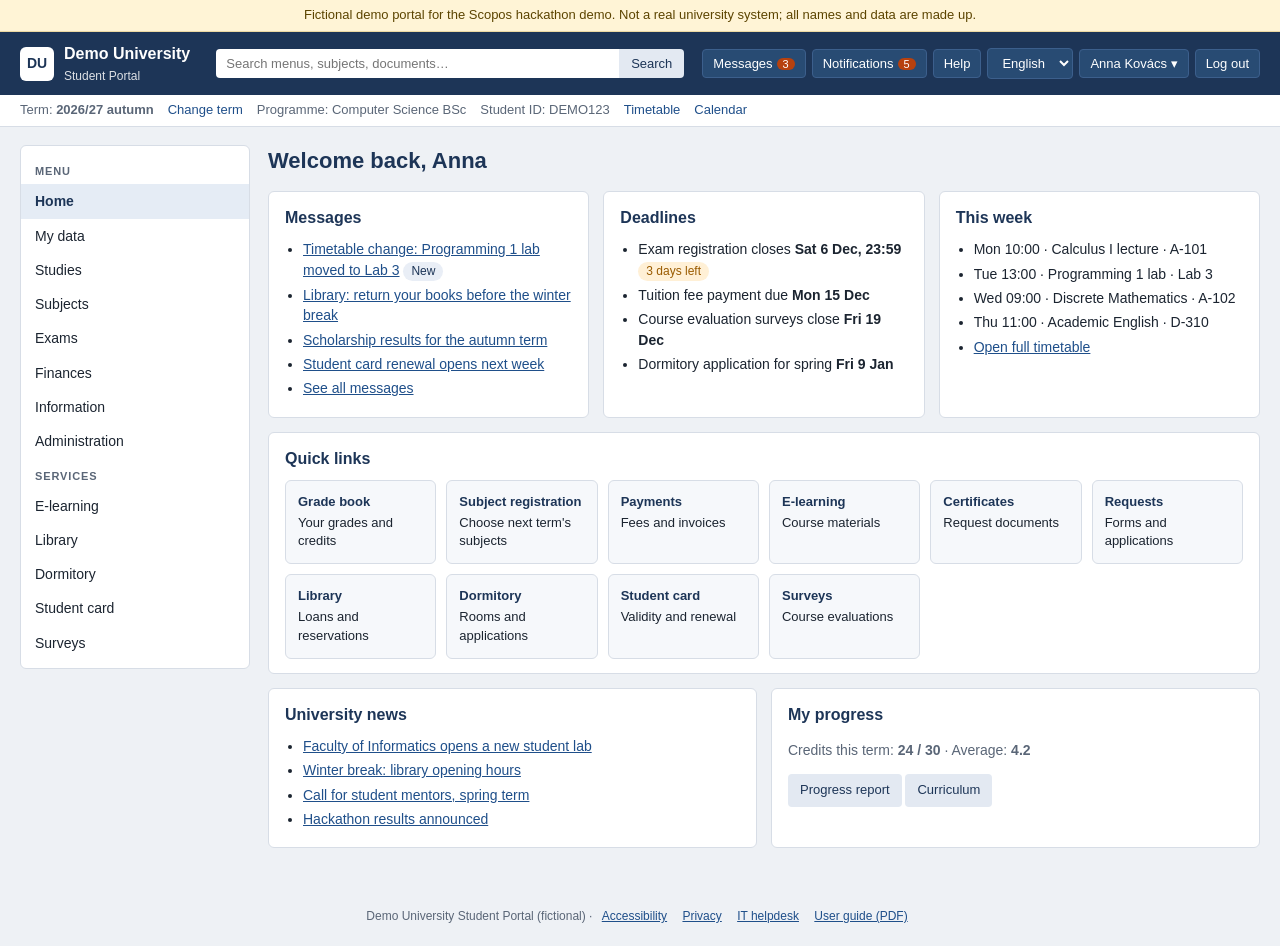
<file: demo-portal/public/index.html>
<!doctype html>
<html lang="en">
<head>
<meta charset="utf-8">
<meta name="viewport" content="width=device-width, initial-scale=1">
<title>Home · Demo University Student Portal</title>
<link rel="stylesheet" href="style.css">
</head>
<body data-section="Home">
<div class="layout">
  <main>
    <h1>Welcome back, Anna</h1>
    <div class="grid">
      <section class="card">
        <h2 class="section">Messages</h2>
        <ul>
          <li><a href="page.html?p=Message">Timetable change: Programming 1 lab moved to Lab 3</a> <span class="pill">New</span></li>
          <li><a href="page.html?p=Message">Library: return your books before the winter break</a></li>
          <li><a href="page.html?p=Message">Scholarship results for the autumn term</a></li>
          <li><a href="page.html?p=Message">Student card renewal opens next week</a></li>
          <li><a href="page.html?p=Messages">See all messages</a></li>
        </ul>
      </section>
      <section class="card">
        <h2 class="section">Deadlines</h2>
        <ul>
          <li>Exam registration closes <b>Sat 6 Dec, 23:59</b> <span class="pill warn">3 days left</span></li>
          <li>Tuition fee payment due <b>Mon 15 Dec</b></li>
          <li>Course evaluation surveys close <b>Fri 19 Dec</b></li>
          <li>Dormitory application for spring <b>Fri 9 Jan</b></li>
        </ul>
      </section>
      <section class="card">
        <h2 class="section">This week</h2>
        <ul>
          <li>Mon 10:00 · Calculus I lecture · A-101</li>
          <li>Tue 13:00 · Programming 1 lab · Lab 3</li>
          <li>Wed 09:00 · Discrete Mathematics · A-102</li>
          <li>Thu 11:00 · Academic English · D-310</li>
          <li><a href="page.html?p=Timetable">Open full timetable</a></li>
        </ul>
      </section>
    </div>

    <section class="card" style="margin-top:14px">
      <h2 class="section">Quick links</h2>
      <div class="tiles">
        <a href="page.html?p=Grade%20book"><b>Grade book</b>Your grades and credits</a>
        <a href="page.html?p=Register%20for%20subjects"><b>Subject registration</b>Choose next term's subjects</a>
        <a href="page.html?p=Payments"><b>Payments</b>Fees and invoices</a>
        <a href="page.html?p=E-learning"><b>E-learning</b>Course materials</a>
        <a href="page.html?p=Certificates"><b>Certificates</b>Request documents</a>
        <a href="page.html?p=Requests"><b>Requests</b>Forms and applications</a>
        <a href="page.html?p=Library"><b>Library</b>Loans and reservations</a>
        <a href="page.html?p=Dormitory"><b>Dormitory</b>Rooms and applications</a>
        <a href="page.html?p=Student%20card"><b>Student card</b>Validity and renewal</a>
        <a href="page.html?p=Surveys"><b>Surveys</b>Course evaluations</a>
      </div>
    </section>

    <div class="grid" style="margin-top:14px">
      <section class="card">
        <h2 class="section">University news</h2>
        <ul>
          <li><a href="page.html?p=News">Faculty of Informatics opens a new student lab</a></li>
          <li><a href="page.html?p=News">Winter break: library opening hours</a></li>
          <li><a href="page.html?p=News">Call for student mentors, spring term</a></li>
          <li><a href="page.html?p=News">Hackathon results announced</a></li>
        </ul>
      </section>
      <section class="card">
        <h2 class="section">My progress</h2>
        <p class="muted">Credits this term: <b>24 / 30</b> · Average: <b>4.2</b></p>
        <a class="btn secondary" href="page.html?p=Progress%20report">Progress report</a>
        <a class="btn secondary" href="page.html?p=Curriculum">Curriculum</a>
      </section>
    </div>
  </main>
</div>
<script src="app.js"></script>
</body>
</html>
</file>
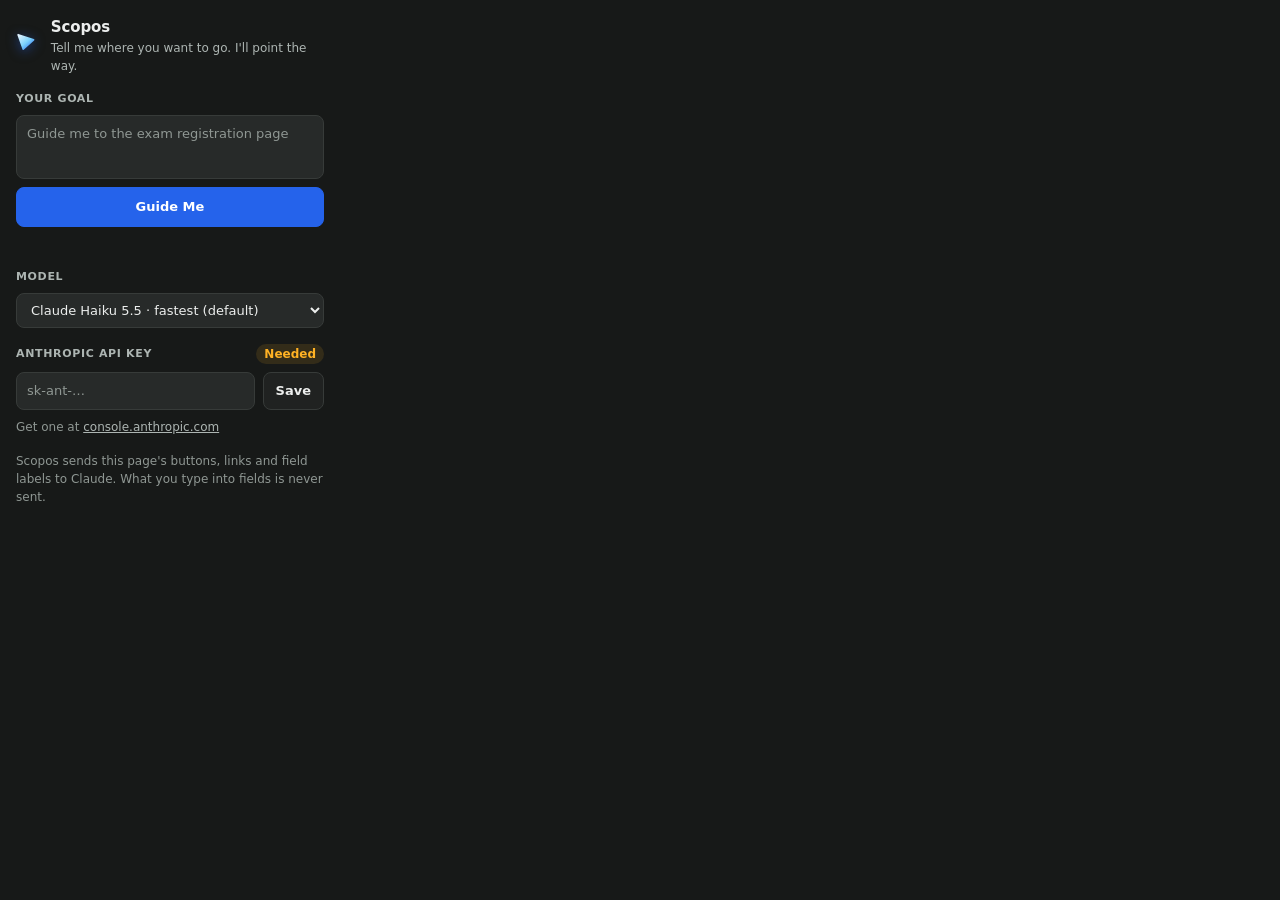
<file: chrome-extension/popup.html>
<!doctype html>
<html lang="en">
<head>
<meta charset="utf-8">
<title>Scopos</title>
<style>
  :root {
    --bg: #171918;
    --raised: #202221;
    --field: #272a29;
    --border: #373b39;
    --ink: #eceeed;
    --muted: #adb5b2;
    --faint: #8f9793;
    --accent: #2563eb;
    --accent-hover: #1d4ed8;
    --ok: #34d399;
    --warn: #ffb224;
    --danger: #f87171;
    color-scheme: dark;
  }
  * { box-sizing: border-box; margin: 0; }
  body {
    width: 340px;
    background: var(--bg);
    color: var(--ink);
    font: 13px/1.5 system-ui, -apple-system, "Segoe UI", Roboto, sans-serif;
  }
  main { display: flex; flex-direction: column; gap: 16px; padding: 16px; }

  header { display: flex; align-items: center; gap: 10px; }
  header svg { width: 26px; height: 26px; filter: drop-shadow(0 2px 6px rgba(37, 99, 235, 0.5)); }
  header h1 { font-size: 15px; font-weight: 700; letter-spacing: -0.01em; }
  header p { font-size: 12px; color: var(--muted); }

  section { display: flex; flex-direction: column; gap: 8px; }
  .row { display: flex; align-items: center; justify-content: space-between; gap: 8px; }
  label, .label { font-size: 11px; font-weight: 600; letter-spacing: 0.06em; text-transform: uppercase; color: var(--muted); }

  textarea, input, select {
    width: 100%;
    background: var(--field);
    color: var(--ink);
    border: 1px solid var(--border);
    border-radius: 8px;
    padding: 8px 10px;
    font: inherit;
  }
  textarea { resize: none; min-height: 64px; }
  textarea::placeholder, input::placeholder { color: var(--faint); }
  textarea:focus-visible, input:focus-visible, select:focus-visible, button:focus-visible {
    outline: 2px solid var(--accent);
    outline-offset: 1px;
  }

  button {
    border: 1px solid var(--border);
    background: var(--raised);
    color: var(--ink);
    border-radius: 8px;
    padding: 7px 12px;
    font: inherit;
    font-weight: 600;
    cursor: pointer;
    white-space: nowrap;
  }
  button:hover { background: var(--field); }
  button:disabled { opacity: 0.55; cursor: default; }
  .primary { background: var(--accent); border-color: var(--accent); color: #fff; padding: 9px 12px; }
  .primary:hover:not(:disabled) { background: var(--accent-hover); }
  .link { background: none; border: none; padding: 0; color: var(--muted); font-weight: 500; text-decoration: underline; }
  .link:hover { background: none; color: var(--ink); }

  .key-row { display: flex; gap: 8px; }
  .chip { font-size: 12px; font-weight: 600; padding: 1px 8px; border-radius: 99px; }
  .chip.ok { color: var(--ok); background: rgba(52, 211, 153, 0.12); }
  .chip.needed { color: var(--warn); background: rgba(255, 178, 36, 0.12); }

  .status { min-height: 18px; font-size: 12px; color: var(--muted); }
  .status.error { color: var(--danger); }
  .hint { font-size: 12px; color: var(--faint); }
  .hint a { color: var(--muted); }
  [hidden] { display: none !important; }
</style>
</head>
<body>
<main>
  <header>
    <svg viewBox="0 0 48 48" aria-hidden="true">
      <defs>
        <linearGradient id="g" x1="10%" y1="0%" x2="100%" y2="100%">
          <stop offset="0%" stop-color="#e0f2fe"/>
          <stop offset="50%" stop-color="#7dd3fc"/>
          <stop offset="100%" stop-color="#2563eb"/>
        </linearGradient>
      </defs>
      <polygon points="4,4 34,14 14,32" fill="url(#g)" stroke="url(#g)" stroke-width="3" stroke-linejoin="round"/>
    </svg>
    <div>
      <h1>Scopos</h1>
      <p>Tell me where you want to go. I'll point the way.</p>
    </div>
  </header>

  <form id="guideForm">
    <section>
      <label for="goal">Your goal</label>
      <textarea id="goal" maxlength="500" placeholder="Guide me to the exam registration page" required></textarea>
      <button id="guideBtn" class="primary" type="submit">Guide Me</button>
      <p id="status" class="status" role="status" aria-live="polite"></p>
    </section>
  </form>

  <section>
    <label for="model">Model</label>
    <select id="model">
      <optgroup label="Anthropic (Claude)">
        <option value="claude-haiku-5-5">Claude Haiku 5.5 · fastest (default)</option>
        <option value="claude-sonnet-5-5">Claude Sonnet 5.5 · balanced</option>
        <option value="claude-opus-5-5">Claude Opus 5.5 · most accurate, slowest</option>
      </optgroup>
    </select>
  </section>

  <section>
    <div class="row">
      <span class="label" id="keyLabel">Anthropic API key</span>
      <span id="keyChip" class="chip needed">Needed</span>
    </div>
    <form id="keyForm" class="key-row">
      <input id="apiKey" type="password" autocomplete="off" spellcheck="false" aria-labelledby="keyLabel" placeholder="sk-ant-…">
      <button type="submit">Save</button>
    </form>
    <p id="demoNote" class="hint" hidden>No key needed: Scopos uses a free demo key. Add your own if the demo budget runs out.</p>
    <div class="row">
      <p class="hint">Get one at <a href="https://console.anthropic.com/settings/keys" target="_blank" rel="noopener">console.anthropic.com</a></p>
      <button id="removeKey" class="link" type="button" hidden>Remove key</button>
    </div>
  </section>

  <p class="hint">Scopos sends this page's buttons, links and field labels to Claude. What you type into fields is never sent.</p>
</main>
<script src="config.js"></script>
<script src="popup.js"></script>
</body>
</html>
</file>
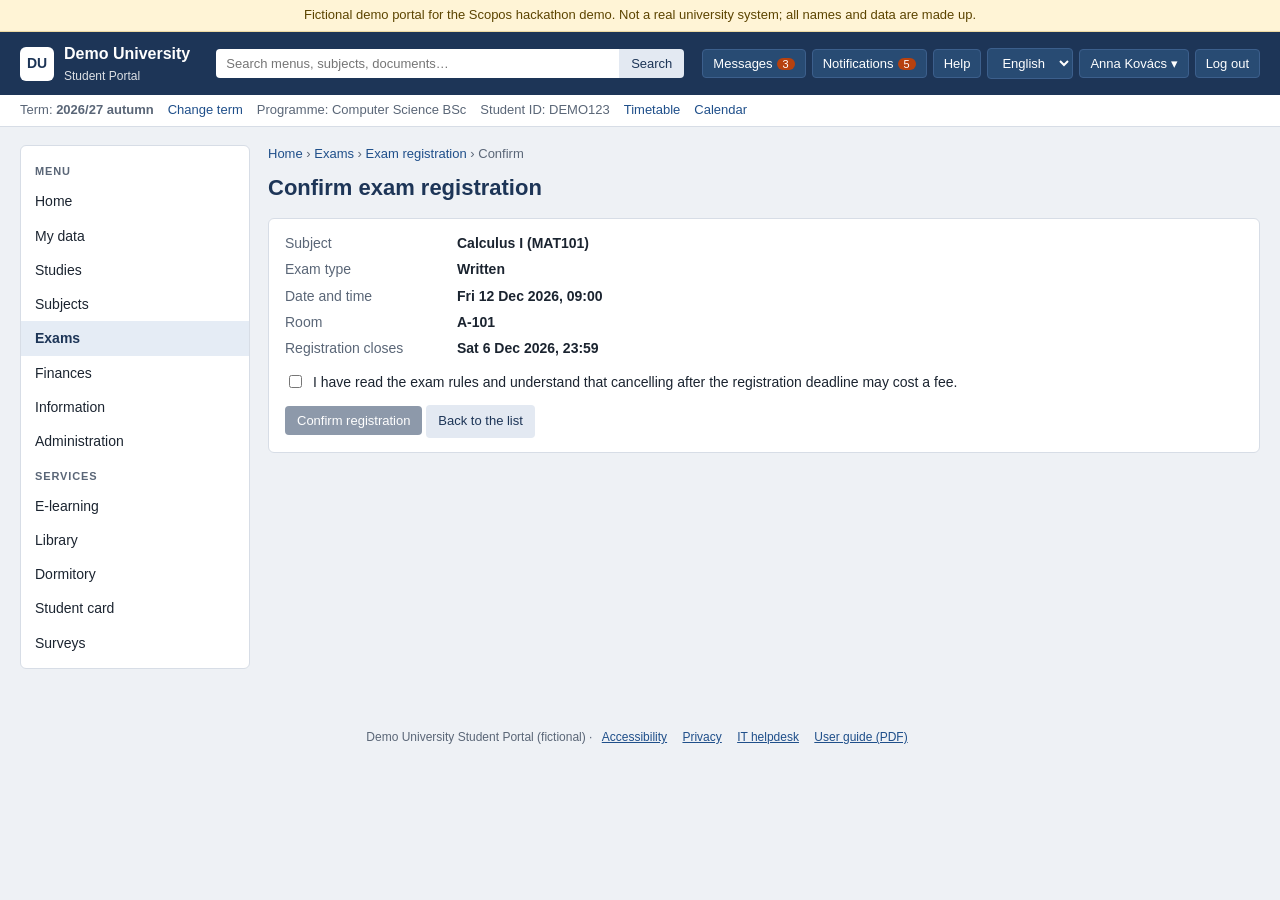
<file: demo-portal/public/exam-confirm.html>
<!doctype html>
<html lang="en">
<head>
<meta charset="utf-8">
<meta name="viewport" content="width=device-width, initial-scale=1">
<title>Confirm exam registration · Demo University Student Portal</title>
<link rel="stylesheet" href="style.css">
</head>
<body data-section="Exams">
<div class="layout">
  <main>
    <div class="crumbs"><a href="index.html">Home</a> › <a href="exams.html">Exams</a> › <a href="exam-registration.html">Exam registration</a> › Confirm</div>
    <h1>Confirm exam registration</h1>
    <section class="card confirm" id="confirm">
      <dl id="exam-details"></dl>
      <label class="check"><input type="checkbox" id="agree"> I have read the exam rules and understand that cancelling after the registration deadline may cost a fee.</label>
      <button class="btn" id="confirm-btn" type="button" disabled>Confirm registration</button>
      <a class="btn secondary" href="exam-registration.html">Back to the list</a>
    </section>
    <section class="card success" id="done" tabindex="-1" hidden>
      <h2 class="section">Registration complete</h2>
      <p id="done-text"></p>
      <a class="btn secondary" href="page.html?p=Registered%20exams">See my registered exams</a>
    </section>
  </main>
</div>
<script src="app.js"></script>
</body>
</html>
</file>
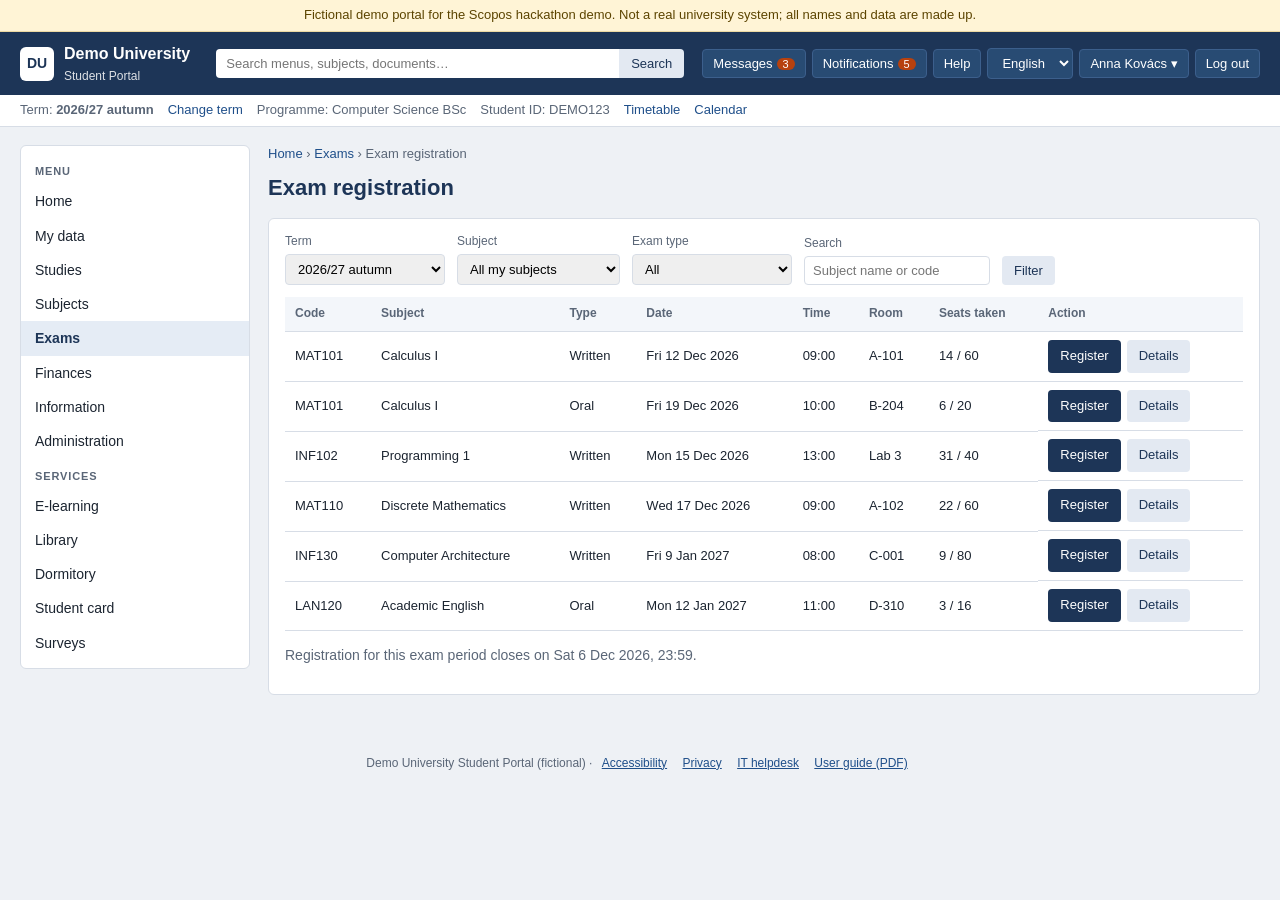
<file: demo-portal/public/exam-registration.html>
<!doctype html>
<html lang="en">
<head>
<meta charset="utf-8">
<meta name="viewport" content="width=device-width, initial-scale=1">
<title>Exam registration · Demo University Student Portal</title>
<link rel="stylesheet" href="style.css">
</head>
<body data-section="Exams">
<div class="layout">
  <main>
    <div class="crumbs"><a href="index.html">Home</a> › <a href="exams.html">Exams</a> › Exam registration</div>
    <h1>Exam registration</h1>
    <section class="card">
      <form class="filters" onsubmit="event.preventDefault()">
        <label>Term <select><option>2026/27 autumn</option><option>2025/26 spring</option></select></label>
        <label>Subject <select><option>All my subjects</option><option>Calculus I</option><option>Programming 1</option><option>Discrete Mathematics</option></select></label>
        <label>Exam type <select><option>All</option><option>Written</option><option>Oral</option></select></label>
        <label>Search <input type="search" placeholder="Subject name or code"></label>
        <button class="btn secondary" type="submit">Filter</button>
      </form>
      <div class="table-wrap">
        <table>
          <thead><tr><th>Code</th><th>Subject</th><th>Type</th><th>Date</th><th>Time</th><th>Room</th><th>Seats taken</th><th>Action</th></tr></thead>
          <tbody id="exam-rows"></tbody>
        </table>
      </div>
      <p class="muted">Registration for this exam period closes on Sat 6 Dec 2026, 23:59.</p>
    </section>
  </main>
</div>
<script src="app.js"></script>
</body>
</html>
</file>
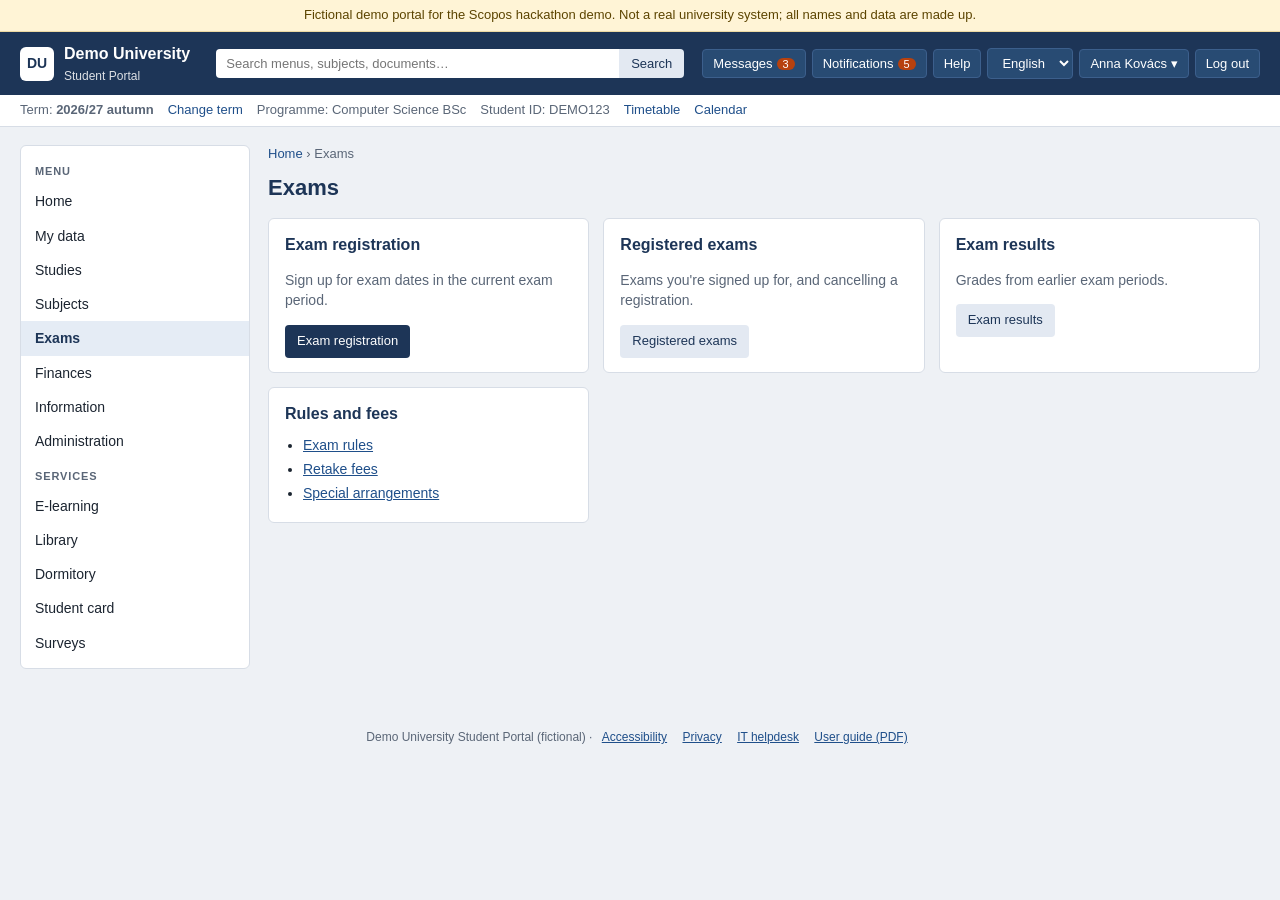
<file: demo-portal/public/exams.html>
<!doctype html>
<html lang="en">
<head>
<meta charset="utf-8">
<meta name="viewport" content="width=device-width, initial-scale=1">
<title>Exams · Demo University Student Portal</title>
<link rel="stylesheet" href="style.css">
</head>
<body data-section="Exams">
<div class="layout">
  <main>
    <div class="crumbs"><a href="index.html">Home</a> › Exams</div>
    <h1>Exams</h1>
    <div class="grid">
      <section class="card">
        <h2 class="section">Exam registration</h2>
        <p class="muted">Sign up for exam dates in the current exam period.</p>
        <a class="btn" href="exam-registration.html">Exam registration</a>
      </section>
      <section class="card">
        <h2 class="section">Registered exams</h2>
        <p class="muted">Exams you're signed up for, and cancelling a registration.</p>
        <a class="btn secondary" href="page.html?p=Registered%20exams">Registered exams</a>
      </section>
      <section class="card">
        <h2 class="section">Exam results</h2>
        <p class="muted">Grades from earlier exam periods.</p>
        <a class="btn secondary" href="page.html?p=Exam%20results">Exam results</a>
      </section>
      <section class="card">
        <h2 class="section">Rules and fees</h2>
        <ul>
          <li><a href="page.html?p=Exam%20rules">Exam rules</a></li>
          <li><a href="page.html?p=Retake%20fees">Retake fees</a></li>
          <li><a href="page.html?p=Special%20arrangements">Special arrangements</a></li>
        </ul>
      </section>
    </div>
  </main>
</div>
<script src="app.js"></script>
</body>
</html>
</file>
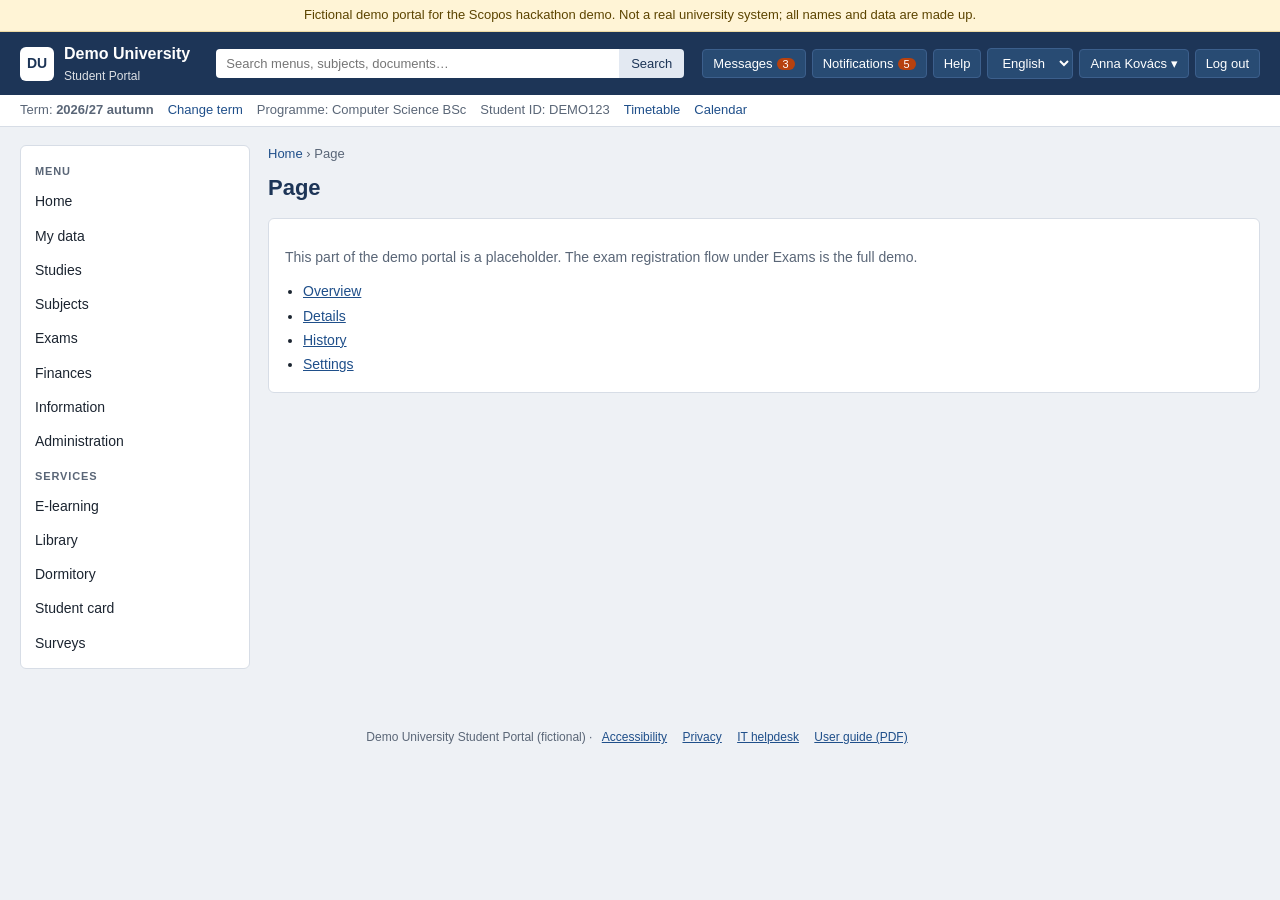
<file: demo-portal/public/page.html>
<!doctype html>
<html lang="en">
<head>
<meta charset="utf-8">
<meta name="viewport" content="width=device-width, initial-scale=1">
<title>Demo University Student Portal</title>
<link rel="stylesheet" href="style.css">
</head>
<body>
<div class="layout">
  <main>
    <div class="crumbs"><a href="index.html">Home</a> › <span id="generic-crumb"></span></div>
    <h1 id="generic-title">Page</h1>
    <section class="card">
      <p class="muted">This part of the demo portal is a placeholder. The exam registration flow under Exams is the full demo.</p>
      <ul id="generic"></ul>
    </section>
  </main>
</div>
<script src="app.js"></script>
</body>
</html>
</file>
<file: demo-portal/public/style.css>
/* Demo University student portal: a fictional, deliberately busy portal for the Scopos demo. */
:root {
  --navy: #1d3557;
  --navy-2: #284b73;
  --bg: #eef1f5;
  --card: #ffffff;
  --line: #d7dde6;
  --ink: #1b2430;
  --muted: #5a6677;
  --accent: #b7410e;
  --ok: #1f7a4d;
  --warn: #9a5b00;
  --link: #1f4f8a;
  font-family: Arial, 'Segoe UI', sans-serif;
}
* { box-sizing: border-box; }
body { margin: 0; background: var(--bg); color: var(--ink); font-size: 14px; line-height: 1.45; }
a { color: var(--link); }
a:focus-visible, button:focus-visible, select:focus-visible, input:focus-visible { outline: 2px solid var(--accent); outline-offset: 2px; }

.demo-banner { background: #fff4d6; color: #5c4400; border-bottom: 1px solid #ecd9a3; padding: 6px 20px; font-size: 13px; text-align: center; }

.topbar { background: var(--navy); color: #fff; display: flex; align-items: center; gap: 18px; padding: 10px 20px; flex-wrap: wrap; }
.brand { display: flex; align-items: center; gap: 10px; color: #fff; text-decoration: none; margin-right: 8px; }
.brand .crest { width: 34px; height: 34px; border-radius: 6px; background: #fff; color: var(--navy); display: grid; place-items: center; font-weight: 700; font-size: 14px; }
.brand b { font-size: 16px; display: block; }
.brand small { font-size: 12px; opacity: 0.85; }
.topbar form { flex: 1 1 220px; min-width: 0; display: flex; }
.topbar input[type="search"] { flex: 1; min-width: 0; border: 0; border-radius: 4px 0 0 4px; padding: 7px 10px; font-size: 13px; }
.topbar .search-btn { border: 0; background: #e3e9f2; color: var(--navy); border-radius: 0 4px 4px 0; padding: 0 12px; cursor: pointer; font-size: 13px; }
.top-actions { display: flex; gap: 6px; align-items: center; flex-wrap: wrap; }
.top-actions button, .top-actions select { background: var(--navy-2); color: #fff; border: 1px solid #3c5f8c; border-radius: 4px; padding: 6px 10px; font-size: 13px; cursor: pointer; }
.top-actions .badge { background: var(--accent); border-radius: 999px; padding: 0 6px; margin-left: 4px; font-size: 11px; }

.subbar { background: #fff; border-bottom: 1px solid var(--line); padding: 6px 20px; display: flex; gap: 14px; flex-wrap: wrap; font-size: 13px; color: var(--muted); }
.subbar a { text-decoration: none; }

.layout { display: grid; grid-template-columns: 230px minmax(0, 1fr); gap: 18px; padding: 18px 20px 40px; max-width: 1400px; margin: 0 auto; }
@media (max-width: 860px) { .layout { grid-template-columns: 1fr; } }

.sidebar { background: var(--card); border: 1px solid var(--line); border-radius: 6px; padding: 8px 0; align-self: start; }
.sidebar h2 { font-size: 11px; letter-spacing: 0.08em; text-transform: uppercase; color: var(--muted); margin: 10px 14px 4px; }
.sidebar a { display: block; padding: 7px 14px; color: var(--ink); text-decoration: none; font-size: 14px; }
.sidebar a:hover { background: #f1f4f8; }
.sidebar a[aria-current="page"] { background: #e5ecf5; color: var(--navy); font-weight: 700; }

main { min-width: 0; }
.crumbs { font-size: 13px; color: var(--muted); margin-bottom: 8px; }
.crumbs a { text-decoration: none; }
h1 { font-size: 22px; margin: 0 0 14px; color: var(--navy); }
h2.section { font-size: 16px; margin: 0 0 10px; color: var(--navy); }
.grid { display: grid; grid-template-columns: repeat(auto-fit, minmax(min(260px, 100%), 1fr)); gap: 14px; }
.card { background: var(--card); border: 1px solid var(--line); border-radius: 6px; padding: 14px 16px; min-width: 0; }
.card ul { margin: 0; padding-left: 18px; }
.card li { margin: 4px 0; }
.muted { color: var(--muted); }
.tiles { display: grid; grid-template-columns: repeat(auto-fill, minmax(140px, 1fr)); gap: 10px; }
.tiles a { display: block; background: #f6f8fb; border: 1px solid var(--line); border-radius: 6px; padding: 12px; text-decoration: none; color: var(--ink); font-size: 13px; }
.tiles a b { display: block; color: var(--navy); margin-bottom: 2px; }
.pill { display: inline-block; border-radius: 999px; padding: 1px 8px; font-size: 12px; background: #e9eef6; color: var(--navy); }
.pill.warn { background: #fff0d6; color: var(--warn); }
.pill.ok { background: #e2f3ea; color: var(--ok); }

.tabs { display: flex; gap: 4px; border-bottom: 1px solid var(--line); margin-bottom: 14px; flex-wrap: wrap; }
.tabs a { padding: 8px 14px; text-decoration: none; color: var(--ink); border: 1px solid transparent; border-bottom: 0; border-radius: 6px 6px 0 0; }
.tabs a[aria-current="page"] { background: var(--card); border-color: var(--line); color: var(--navy); font-weight: 700; }

.filters { display: flex; gap: 12px; flex-wrap: wrap; align-items: end; margin-bottom: 12px; }
.filters label { display: flex; flex-direction: column; gap: 4px; font-size: 12px; color: var(--muted); }
.filters select, .filters input { padding: 6px 8px; border: 1px solid var(--line); border-radius: 4px; font-size: 13px; min-width: 160px; }
.btn { background: var(--navy); color: #fff; border: 0; border-radius: 4px; padding: 7px 12px; font-size: 13px; cursor: pointer; text-decoration: none; display: inline-block; }
.btn.secondary { background: #e3e9f2; color: var(--navy); }
.btn:disabled { opacity: 0.5; cursor: not-allowed; }

.table-wrap { overflow-x: auto; }
table { width: 100%; border-collapse: collapse; background: var(--card); font-size: 13px; }
th, td { text-align: left; padding: 8px 10px; border-bottom: 1px solid var(--line); white-space: nowrap; }
th { background: #f3f6fa; color: var(--muted); font-weight: 700; font-size: 12px; }
td.actions { display: flex; gap: 6px; }

.confirm dl { display: grid; grid-template-columns: 160px 1fr; gap: 6px 12px; margin: 0 0 14px; }
.confirm dt { color: var(--muted); }
.confirm dd { margin: 0; font-weight: 700; }
.check { display: flex; gap: 8px; align-items: flex-start; margin: 12px 0; }
.success { border-color: #b9dfc9; background: #f0faf4; }
.success h2 { color: var(--ok); }

footer { text-align: center; color: var(--muted); font-size: 12px; padding: 20px; }
footer a { margin: 0 6px; }
</file>
